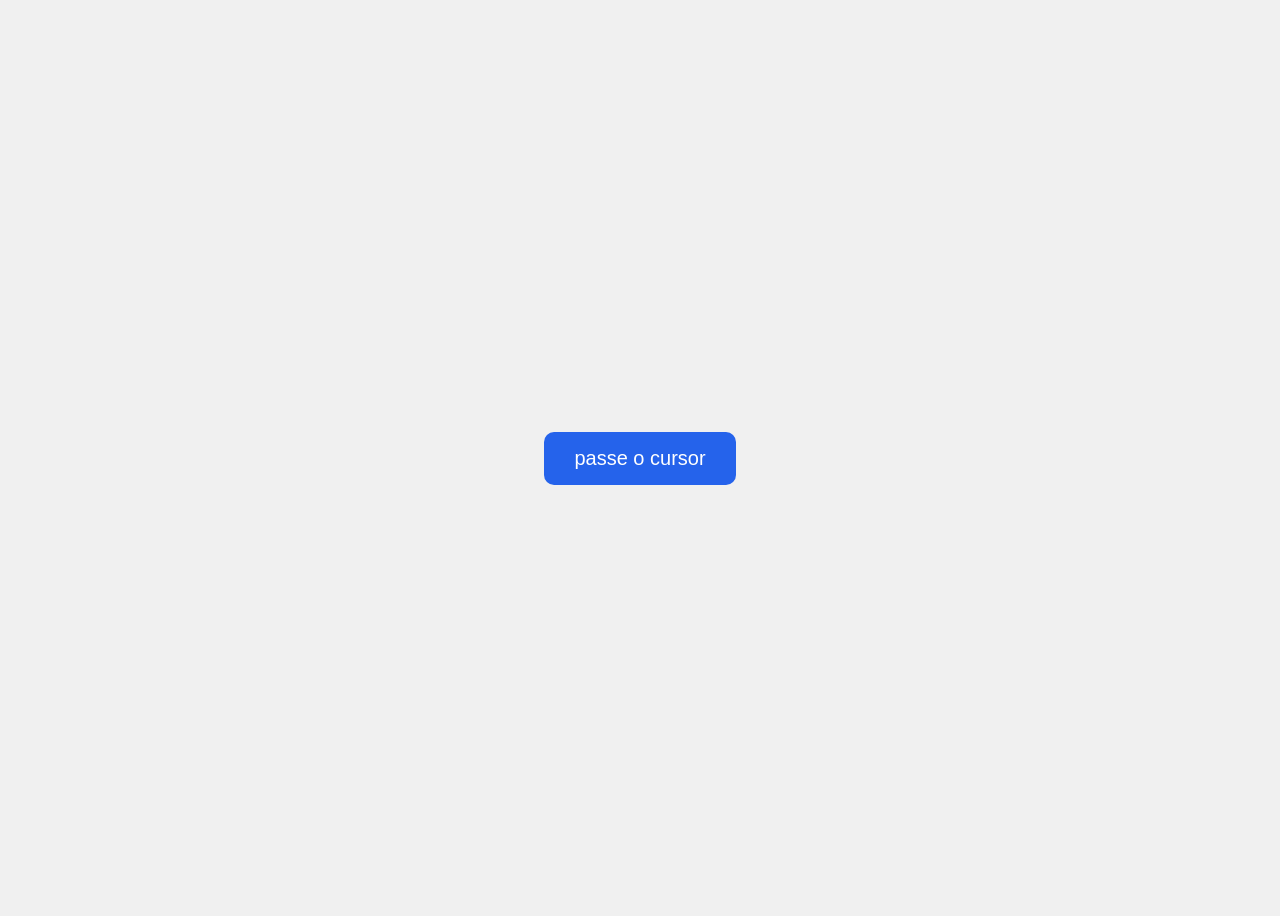
<file: experimento 3/index.html>
<!DOCTYPE html>
<html lang="en">
<head>
    <meta charset="UTF-8">
    <meta name="viewport" content="width=device-width, initial-scale=1.0">
    <title>icone giratorio</title>
    <link rel="stylesheet" href="style.css">
</head>
<body>
    <button>
        <span class="icone">passe o cursor</span>
        
    </button>
</body>
</html>
</file>
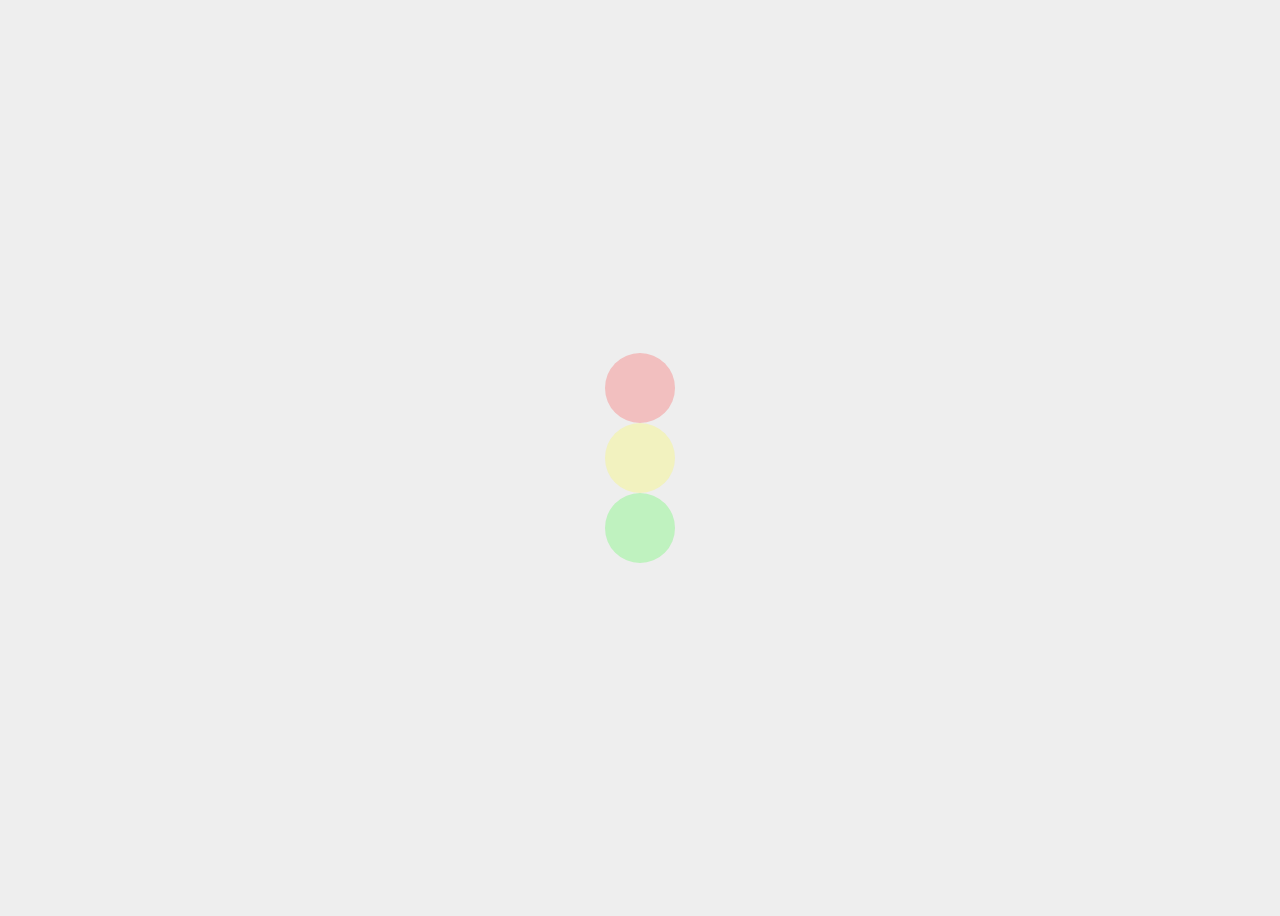
<file: experimento 4/index.html>
<!DOCTYPE html>
<html lang="en">
<head>
    <meta charset="UTF-8">
    <meta name="viewport" content="width=device-width, initial-scale=1.0">
    <title>semafaro</title>
    <link rel="stylesheet" href="style.css">
</head>
<body>
    <div>
        <div class="luz vermelho"></div>
        <div class="luz amarelo"></div>
        <div class="luz verde"></div>
    </div>
</body>
</html>
</file>
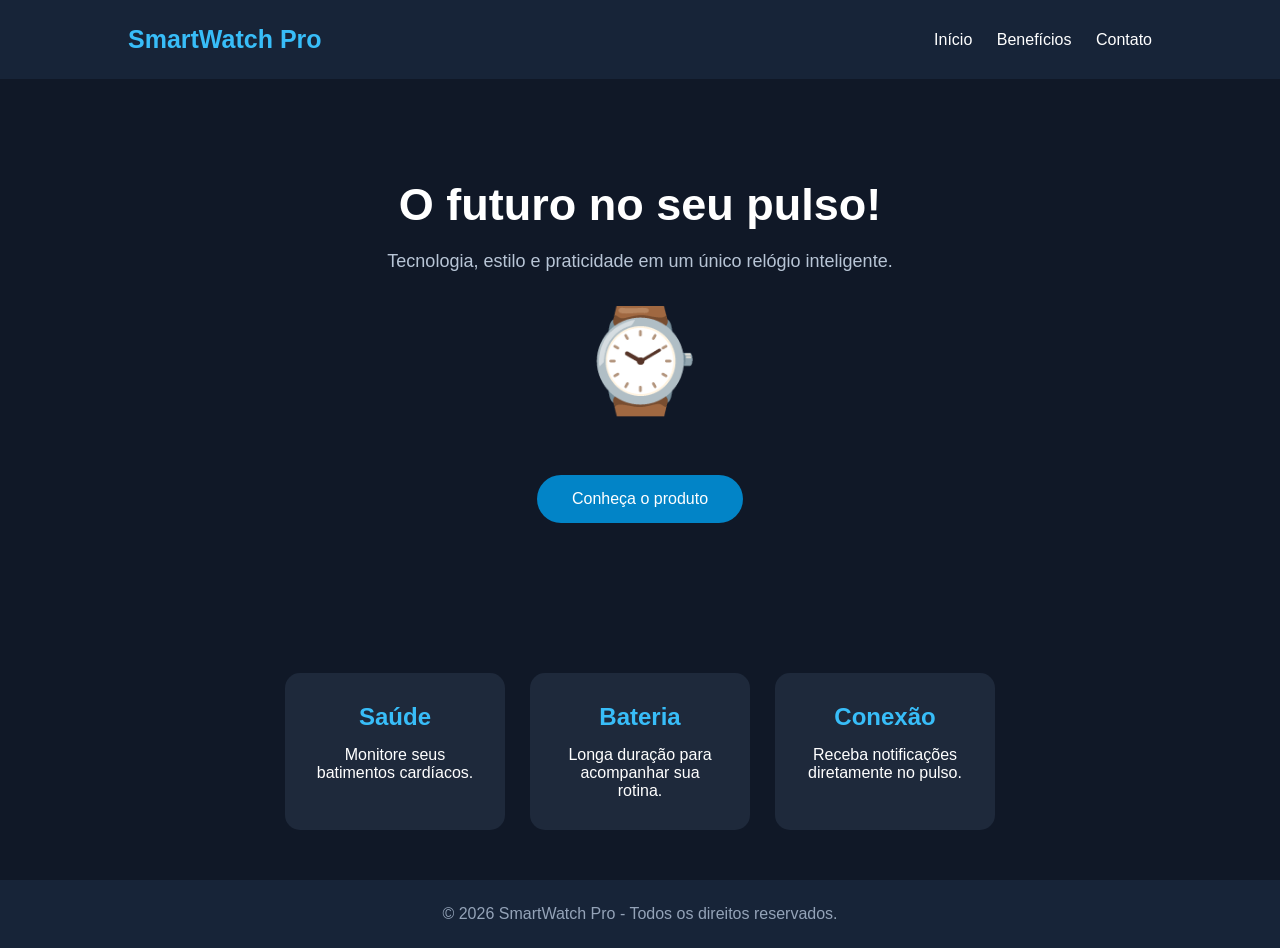
<file: experimento 5/index.html>
<!DOCTYPE html>
<html lang="en">
<head>
    <meta charset="UTF-8">
    <meta name="viewport" content="width=device-width, initial-scale=1.0">
    <title>landing page</title>
    <link rel="stylesheet" href="style.css">
</head>
<body>
    <header>
    <h2 class="logo">SmartWatch Pro</h2>

    <nav>
        <a href="#">Início</a>
        <a href="#beneficios">Benefícios</a>
        <a href="#contato">Contato</a>
    </nav>
    </header>

    <section class="hero">
        <h1>O futuro no seu pulso!</h1>

        <p>
            Tecnologia, estilo e praticidade
            em um único relógio inteligente.
        </p>

        <div class="produto">⌚</div>

        <a href="#beneficios" class="botao">
            Conheça o produto
        </a>
    </section>

    <section class="beneficios" id="beneficios">

        <div class="card">
            <h2>Saúde</h2>
            <p>Monitore seus batimentos cardíacos.</p>
        </div>

        <div class="card">
            <h2>Bateria</h2>
            <p>Longa duração para acompanhar sua rotina.</p>
        </div>

        <div class="card">
            <h2>Conexão</h2>
            <p>Receba notificações diretamente no pulso.</p>
        </div>

    </section>

    <footer id="contato">
        <p>© 2026 SmartWatch Pro - Todos os direitos reservados.</p>
    </footer>
</body>
</html>
</file>
<file: experimento 3/style.css>
body {
    display: flex;
    justify-content: center;
    align-items: center;
    height: 100vh;
    background: #f0f0f0;
}

button {
    background: #2563eb;
    color: white;
    border: none;
    padding: 15px 30px;
    border-radius: 10px;
    font-size: 20px;
    cursor: pointer;
    transition: background 0.4s ease;
}

button:hover {
    background: #16a34a;
}

.icone {
    display: inline-block;
    transition: transform 0.6s ease;
}

button:hover .icone {
    transform: rotate(360deg);
}
</file>
<file: experimento 4/style.css>
body {
    display: flex;
    justify-content: center;
    align-items: center;
    height: 100vh;
    background: #eeeeee;
}

.semaforo {
    background: #222;
    padding: 20px;
    border-radius: 20px;
    display: flex;
    flex-direction: column;
    gap: 15px;
}

.luz {
    width: 70px;
    height: 70px;
    border-radius: 50%;
    opacity: 0.2;
}

.vermelho {
    background: red;
    animation: acender 9s infinite;
}

.amarelo {
    background: yellow;
    animation: acender 9s infinite;
    animation-delay: 3s;
}

.verde {
    background: lime;
    animation: acender 9s infinite;
    animation-delay: 6s;
}

@keyframes acender {
    0%, 30% {
        opacity: 1;
        box-shadow: 0 0 25px currentColor;
    }

    33%, 100% {
        opacity: 0.2;
        box-shadow: none;
    }
}
</file>
<file: experimento 5/style.css>
* {
    margin: 0;
    padding: 0;
    box-sizing: border-box;
}

body {
    font-family: Arial, sans-serif;
    background: #101827;
    color: white;
}

header {
    display: flex;
    justify-content: space-between;
    align-items: center;
    padding: 25px 10%;
    background: #172438;
}

.logo {
    font-size: 25px;
    color: #38bdf8;
}

nav a {
    color: white;
    text-decoration: none;
    margin-left: 20px;
    transition: color 0.3s;
}

nav a:hover {
    color: #38bdf8;
}

.hero {
    text-align: center;
    padding: 100px 20px;
    animation: aparecer 1.5s ease;
}

.hero h1 {
    font-size: 45px;
    margin-bottom: 20px;
}

.hero p {
    color: #b8c5d6;
    font-size: 18px;
}

.produto {
    font-size: 100px;
    margin: 30px;
    animation: flutuar 3s infinite ease-in-out;
}

.botao {
    display: inline-block;
    padding: 15px 35px;
    background: #0284c7;
    color: white;
    border-radius: 30px;
    text-decoration: none;
    margin-top: 25px;
    transition: all 0.4s ease;
}

.botao:hover {
    background: #38bdf8;
    transform: scale(1.1);
}

.beneficios {
    display: flex;
    justify-content: center;
    gap: 25px;
    padding: 50px 10%;
    flex-wrap: wrap;
}

.card {
    background: #1e293b;
    padding: 30px;
    border-radius: 15px;
    text-align: center;
    width: 220px;
    transition: transform 0.4s, background 0.4s;
    animation: subir 1.5s ease;
}

.card:hover {
    transform: translateY(-12px);
    background: #334155;
}

.card h2 {
    color: #38bdf8;
    margin-bottom: 15px;
}

@keyframes aparecer {
    from {
        opacity: 0;
        transform: translateY(40px);
    }
    to {
        opacity: 1;
        transform: translateY(0);
    }
}

@keyframes flutuar {
    0%, 100% {
        transform: translateY(0);
    }
    50% {
        transform: translateY(-20px);
    }
}

@keyframes subir {
    from {
        opacity: 0;
        transform: translateY(50px);
    }
    to {
        opacity: 1;
        transform: translateY(0);
    }
}

footer {
    text-align: center;
    padding: 25px;
    background: #172438;
    color: #94a3b8;
}
</file>
